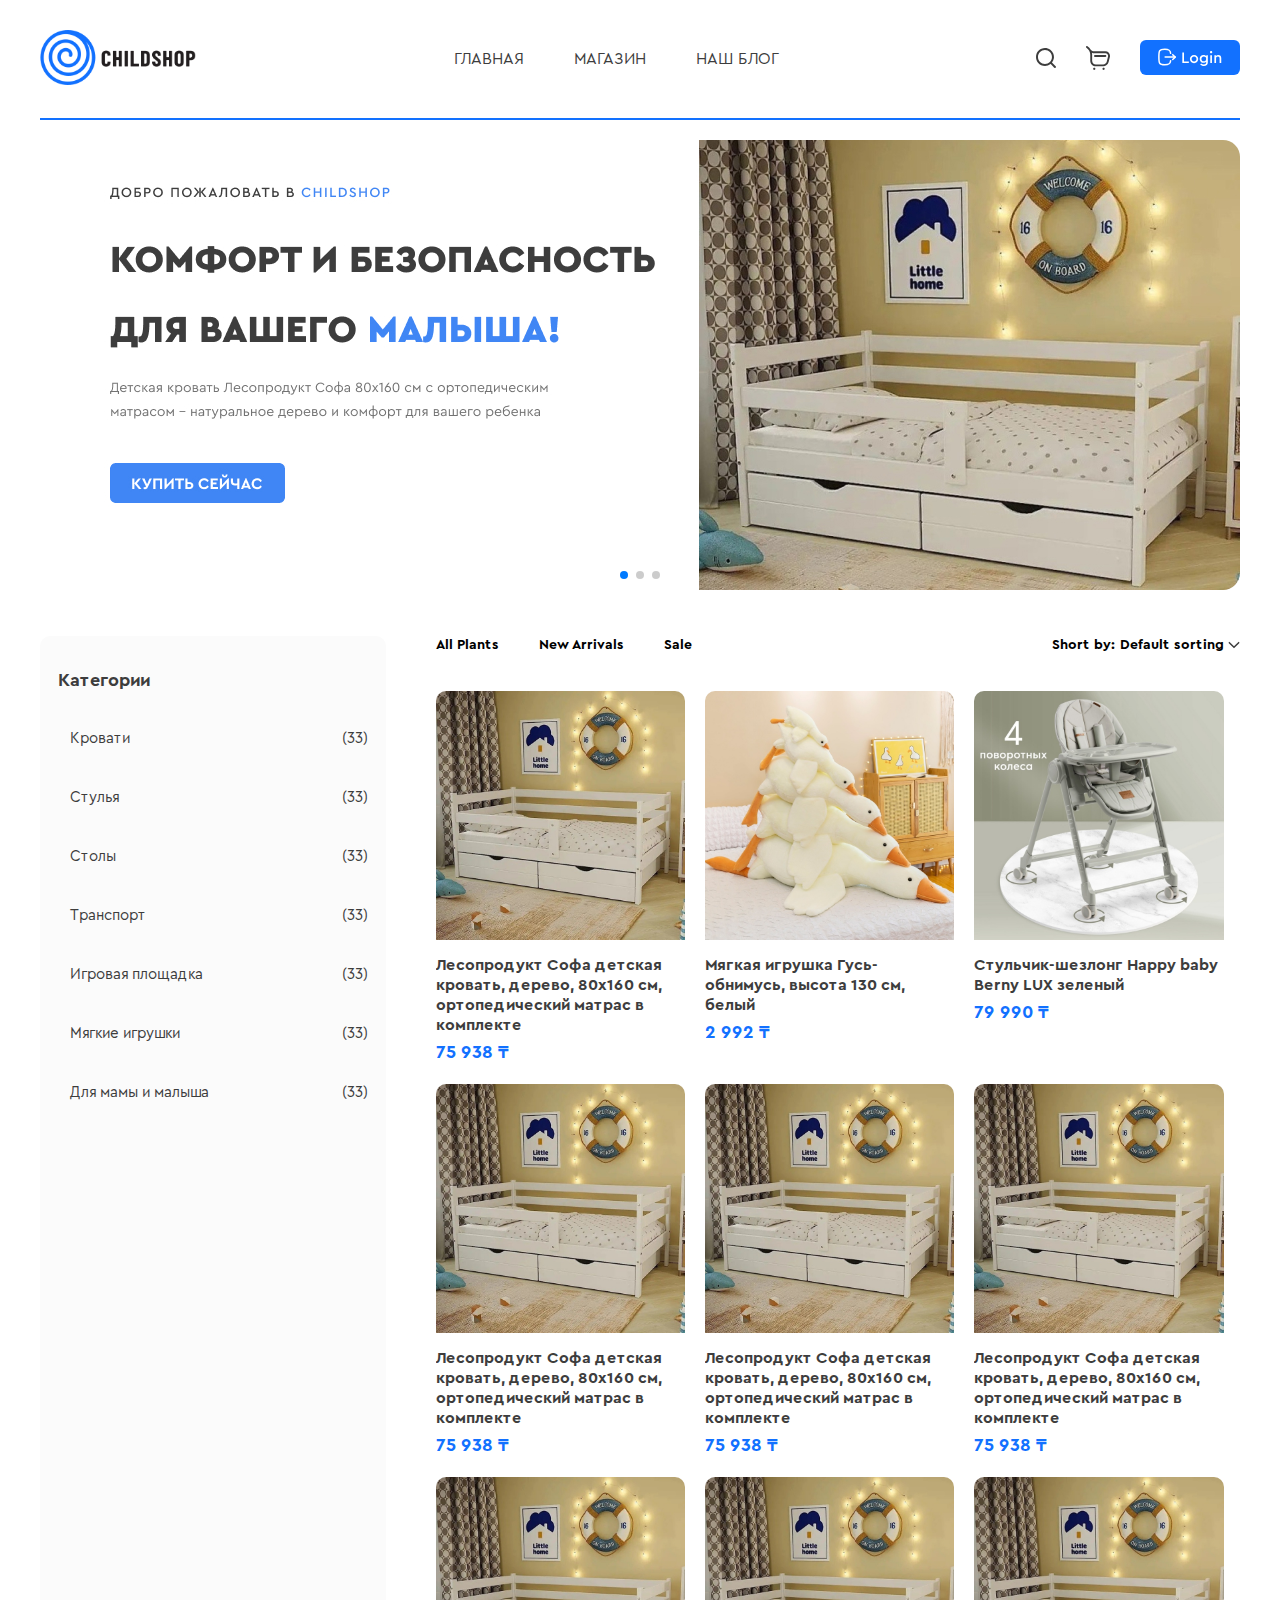
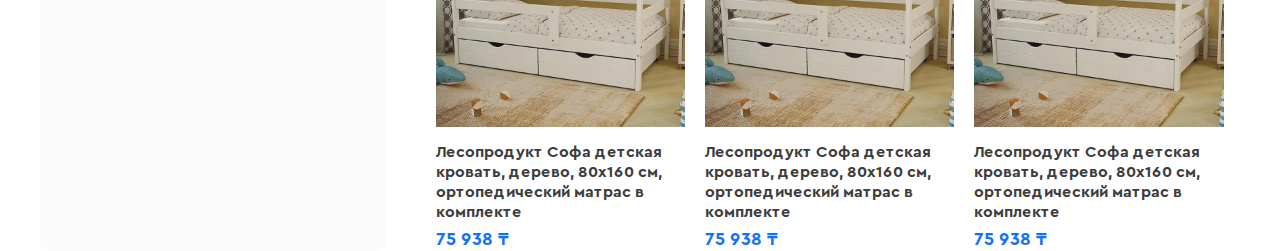
<file: my site kaspi/index.html>
<!DOCTYPE html>
<html lang="en">
<head>
    <meta charset="UTF-8">
    <meta name="viewport" content="width=device-width, initial-scale=1.0">
    <title>Document</title>
    <link rel="stylesheet" href="style.css">
    <link rel="stylesheet" href="https://cdn.jsdelivr.net/npm/swiper@11/swiper-bundle.min.css" />
    <script rel></script>
</head>
<body>
    <div class="container">
        <header class="header">
            <div class="header-logo">
                <img src="img/0f132126fe4b6493f0e43e16ff810915.png" alt="logo">
            </div>
            <div class="header-menu">
                <span class="name">ГЛАВНАЯ</span>
                <span class="name">МАГАЗИН</span>
                <span class="name">НАШ БЛОГ</span>
            </div>
            <div class="header-right">
                <div class="search-icon">
                    <img src="img/Vector.svg" alt="search">
                </div>
                <div class="bye-icon">
                    <img src="img/Vector-22.svg" alt="bye">
                </div>
                <div class="login-icon">
                    <img src="img/Login.svg" alt="bye">
                </div>
            </div>
            <div class="search-input">
                <div class="search-icon">
                    <img src="img/Vector.svg" alt="">
                </div>
                <input type="text" placeholder="Искать для малыша">
            </div>
            <div class="header-menuSecond">
                <img src="img/search-icon.svg" alt="">
            </div>
        </header>
        <div class="swiper-container">
                    <!-- Swiper -->
        <div class="swiper mySwiper">
            <div class="swiper-wrapper">
            <div class="swiper-slide"><img src="img/BannerFirst.jpg" alt=""></div>
            <div class="swiper-slide"><img src="img/BannerSecond.jpg" alt=""></div>
            <div class="swiper-slide"><img src="img/BannerThird.jpg" alt=""></div>
            </div>
            <div class="swiper-pagination"></div>
        </div>

        <!-- Swiper JS -->
        <script src="https://cdn.jsdelivr.net/npm/swiper@11/swiper-bundle.min.js"></script>

        <!-- Initialize Swiper -->
        <script>
            var swiper = new Swiper(".mySwiper", {
            pagination: {
                el: ".swiper-pagination",
            },
            });
        </script>
        </div>
        <main class="main">
            <div class="categories">
                <div class="blok1">
                    <h2>Категории</h2>
                    <ul>
                        <li><span>Кровати</span> <span>(33)</span></li>
                        <li><span>Стулья</span> <span>(33)</span></li>
                        <li><span>Столы</span> <span>(33)</span></li>
                        <li><span>Транспорт</span> <span>(33)</span></li>
                        <li><span>Игровая площадка</span> <span>(33)</span></li>
                        <li><span>Мягкие игрушки</span> <span>(33)</span></li>
                        <li><span>Для мамы и малыша</span> <span>(33)</span></li>
                    </ul>
                </div>
                
            </div>
            <div class="elements">
                <div class="elements-blok">
                    <div class="icon-1">
                        <span>
                            All Plants
                        </span>
                        <span>
                            New Arrivals
                        </span>
                        <span>
                            Sale
                        </span>
                    </div>                    
                    <div class="icon">
                        <span>
                            Short by: Default sorting
                        </span>
                        <img src="img/Stroke 1.svg" alt="">
                    </div>
                </div>
                <div class="elements-item">
                    <div class="item">
                        <div class="img">
                            <img src="img/64536091328542.jpg" alt="">
                        </div>
                        <div class="name">
                            <span>Лесопродукт Софа детская кровать, дерево, 80x160 см, ортопедический матрас в комплекте</span>
                        </div>
                        <div class="price">
                            <span>75 938 ₸</span>
                        </div>
                    </div>
                    <div class="item">
                        <div class="img">
                            <img src="img/70325522202654.jpg" alt="">
                        </div>
                        <div class="name">
                            <span>Мягкая игрушка Гусь-обнимусь, высота 130 см, белый</span>
                        </div>
                        <div class="price">
                            <span>2 992 ₸</span>
                        </div>
                    </div>
                    <div class="item">
                        <div class="img">
                            <img src="img/86470712786974.jpg" alt="">
                        </div>
                        <div class="name">
                            <span>Стульчик-шезлонг Happy baby Berny LUX зеленый</span>
                        </div>
                        <div class="price">
                            <span>79 990 ₸</span>
                        </div>
                    </div>
                    <div class="item">
                        <div class="img">
                            <img src="img/64536091328542.jpg" alt="">
                        </div>
                        <div class="name">
                            <span>Лесопродукт Софа детская кровать, дерево, 80x160 см, ортопедический матрас в комплекте</span>
                        </div>
                        <div class="price">
                            <span>75 938 ₸</span>
                        </div>
                    </div>
                    <div class="item">
                        <div class="img">
                            <img src="img/64536091328542.jpg" alt="">
                        </div>
                        <div class="name">
                            <span>Лесопродукт Софа детская кровать, дерево, 80x160 см, ортопедический матрас в комплекте</span>
                        </div>
                        <div class="price">
                            <span>75 938 ₸</span>
                        </div>
                    </div>
                    <div class="item">
                        <div class="img">
                            <img src="img/64536091328542.jpg" alt="">
                        </div>
                        <div class="name">
                            <span>Лесопродукт Софа детская кровать, дерево, 80x160 см, ортопедический матрас в комплекте</span>
                        </div>
                        <div class="price">
                            <span>75 938 ₸</span>
                        </div>
                    </div>
                    <div class="item">
                        <div class="img">
                            <img src="img/64536091328542.jpg" alt="">
                        </div>
                        <div class="name">
                            <span>Лесопродукт Софа детская кровать, дерево, 80x160 см, ортопедический матрас в комплекте</span>
                        </div>
                        <div class="price">
                            <span>75 938 ₸</span>
                        </div>
                    </div>
                    <div class="item">
                        <div class="img">
                            <img src="img/64536091328542.jpg" alt="">
                        </div>
                        <div class="name">
                            <span>Лесопродукт Софа детская кровать, дерево, 80x160 см, ортопедический матрас в комплекте</span>
                        </div>
                        <div class="price">
                            <span>75 938 ₸</span>
                        </div>
                    </div>
                    <div class="item">
                        <div class="img">
                            <img src="img/64536091328542.jpg" alt="">
                        </div>
                        <div class="name">
                            <span>Лесопродукт Софа детская кровать, дерево, 80x160 см, ортопедический матрас в комплекте</span>
                        </div>
                        <div class="price">
                            <span>75 938 ₸</span>
                        </div>
                    </div>
                </div>
            </div>
        </main>       
    </div>
    <footer>
        <div class="button-icon">
            <div class="first-group">
                <div class="icon-1">
                    <img src="img/Home.svg" alt="">
                </div>
                <div class="icon-1">
                    <img src="img/Vector-54.svg" alt="">
                </div>
            </div>
            
            <div class="icon-2">
                <img src="img/Group.svg" alt="">
            </div>
            <div class="second-group">
                <div class="icon-1">
                    <img src="img/Vector-2.svg" alt="">
                </div>
                <div class="icon-1">
                    <img src="img/Vector333.svg" alt="">
                </div>
            </div>
            
        </div>
    </footer>
</body>
</html>
</file>
<file: my site kaspi/style.css>
@font-face {
  font-family: "CeraPro";
  src: url(font/CeraPro-Bold.woff2);
}
@font-face {
  font-family: "CeraProRegular";
  src: url(font/CeraPro-Regular.woff2);
}
.container {
  max-width: 1200px;
  margin: 0 auto;
  padding: 0 30px;
}
@media screen and (max-width: 760px) {
  .container {
    padding: 0 15px;
  }
}

.name {
  font-family: "CeraProRegular";
  font-size: 16px;
  color: #3D3D3D;
}

.header {
  padding: 30px 0;
  display: flex;
  align-items: center;
  justify-content: space-between;
  border-bottom: 2px solid #1271ff;
}
@media screen and (max-width: 700px) {
  .header {
    padding: 0;
  }
}
.header .header-logo {
  width: 13%;
}
.header .header-logo img {
  width: 100%;
}
@media screen and (max-width: 700px) {
  .header .header-logo {
    display: none;
  }
}

.header-menu {
  display: flex;
  gap: 50px;
}
@media screen and (max-width: 700px) {
  .header-menu {
    display: none;
  }
}

.header-right {
  display: flex;
  gap: 30px;
  align-items: center;
}
@media screen and (max-width: 700px) {
  .header-right {
    display: none;
  }
}

.header-menuSecond {
  display: none;
  min-width: 76px;
  align-items: center;
  justify-content: center;
}
.header-menuSecond img {
  width: 100%;
}
@media screen and (max-width: 700px) {
  .header-menuSecond {
    display: flex;
    margin: 15px 0 0 0;
  }
}

.search-input {
  display: none;
}
@media screen and (max-width: 700px) {
  .search-input {
    display: flex;
    height: 45px;
    background-color: #F8F8F8;
    padding: 0 20px;
    gap: 20px;
    align-items: center;
    border-radius: 10px;
    flex-basis: 80%;
  }
  .search-input input {
    outline: none;
    border: none;
    background-color: transparent;
  }
  .search-input input::-moz-placeholder {
    font-family: "CeraPro";
    opacity: 0.5;
  }
  .search-input input::placeholder {
    font-family: "CeraPro";
    opacity: 0.5;
  }
}

html,
body {
  position: relative;
  height: 100%;
}

body {
  background: #fff;
  font-family: Helvetica Neue, Helvetica, Arial, sans-serif;
  font-size: 14px;
  color: #000;
  margin: 0;
  padding: 0;
}

.swiper {
  width: 100%;
  height: 100%;
  border-radius: 17px;
  margin: 20px 0 0 0;
}

.swiper-slide {
  text-align: center;
  font-size: 18px;
  background: #fff;
  display: flex;
  justify-content: center;
  align-items: center;
}

.swiper-slide img {
  display: block;
  width: 100%;
  height: 100%;
  -o-object-fit: cover;
     object-fit: cover;
}

.categories {
  max-width: 310px;
  background-color: #FBFBFB;
  border-radius: 10px;
  display: flex;
  flex-direction: column;
  padding: 18px;
  width: 100%;
  flex-basis: 50%;
}
@media screen and (max-width: 808px) {
  .categories {
    display: none;
  }
}
.categories .blok1 h2 {
  font-family: "CeraPro";
  color: #3D3D3D;
  font-size: 18px;
}
.categories .blok1 ul {
  padding: 22px 0 0 12px;
  display: flex;
  flex-direction: column;
  gap: 40px;
}
.categories .blok1 ul li {
  list-style-type: none;
  font-size: 15px;
  font-family: "CeraProRegular";
  color: #3D3D3D;
  display: flex;
  justify-content: space-between;
}

.main {
  display: flex;
  padding: 46px 0 0 0;
}

.elements {
  width: 100%;
  padding: 0 0 0 50px;
}
@media screen and (max-width: 808px) {
  .elements {
    padding: 0;
  }
}

.elements-blok {
  display: flex;
  justify-content: space-between;
}
.elements-blok .icon-1 {
  display: flex;
  gap: 40px;
}
.elements-blok .icon-1 span {
  padding: 0 0 7px 0;
}
.elements-blok .icon-1 span:hover {
  color: #1271ff;
  border-bottom: 2px solid #1271ff;
  cursor: pointer;
}
.elements-blok span {
  font-family: "CeraPro";
}

.elements-item {
  display: flex;
  flex-wrap: wrap;
  gap: 20px;
  padding: 30px 0 0 0;
}

.item {
  max-width: 254px;
  max-height: -moz-max-content;
  max-height: max-content;
  border-radius: 10px;
  overflow: hidden;
  flex-basis: 31%;
}
@media screen and (max-width: 1050px) {
  .item {
    flex-basis: 46%;
    max-width: 278px;
  }
}
@media screen and (max-width: 808px) {
  .item {
    flex-basis: 30%;
    max-width: 254px;
  }
}
@media screen and (max-width: 480px) {
  .item {
    flex-basis: 46%;
    max-width: 278px;
  }
}
.item .img {
  width: 100%;
}
.item .img img {
  width: 100%;
}
.item .name {
  padding: 12px 0 6px 0;
}
.item .name span {
  color: #3D3D3D;
  font-family: "CeraPro";
  font-size: 16px;
}
.item .price span {
  font-size: 18px;
  font-family: "CeraPro";
  color: #1271ff;
}

footer {
  display: none;
  width: 100%;
  position: fixed;
  bottom: 0;
}
@media screen and (max-width: 700px) {
  footer {
    display: block;
  }
}
footer .button-icon {
  height: 95px;
  display: flex;
  justify-content: space-between;
  justify-content: center;
  align-items: end;
  position: relative;
  padding: 0 0 10px 0;
  gap: 175px;
}
@media screen and (max-width: 400px) {
  footer .button-icon {
    gap: 145px;
  }
}
footer .button-icon::after {
  content: " ";
  background-image: url(img/Vector.png);
  width: 414px;
  height: 135px;
  position: absolute;
  z-index: -1;
  transform: translate(-50%, -50%);
  top: 50%;
  left: 50%;
}
footer .button-icon .icon-2 {
  position: absolute;
  top: -20px;
}
footer .button-icon .second-group {
  display: flex;
  gap: 55px;
  padding-bottom: 25px;
}
@media screen and (max-width: 400px) {
  footer .button-icon .second-group {
    gap: 40px;
  }
}
footer .button-icon .first-group {
  display: flex;
  gap: 55px;
  padding-bottom: 25px;
}
@media screen and (max-width: 400px) {
  footer .button-icon .first-group {
    gap: 40px;
  }
}/*# sourceMappingURL=style.css.map */
</file>
